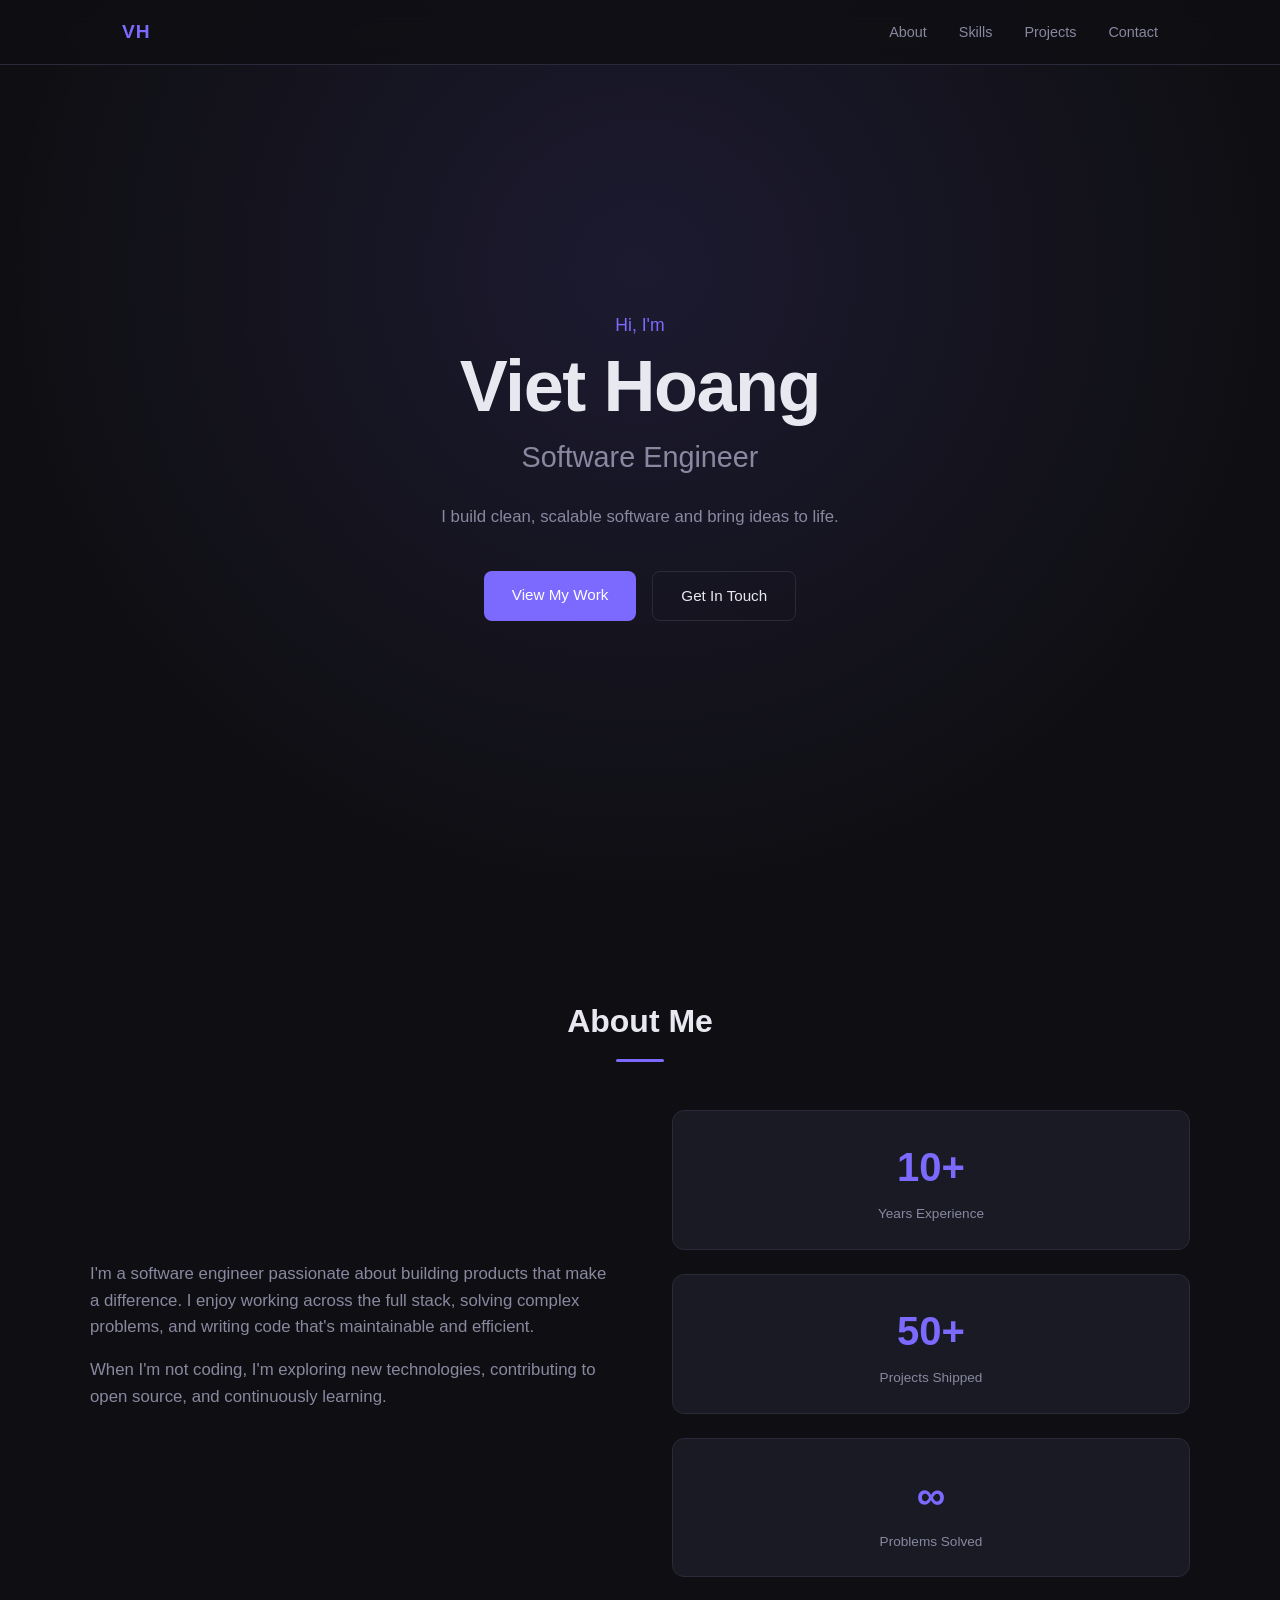
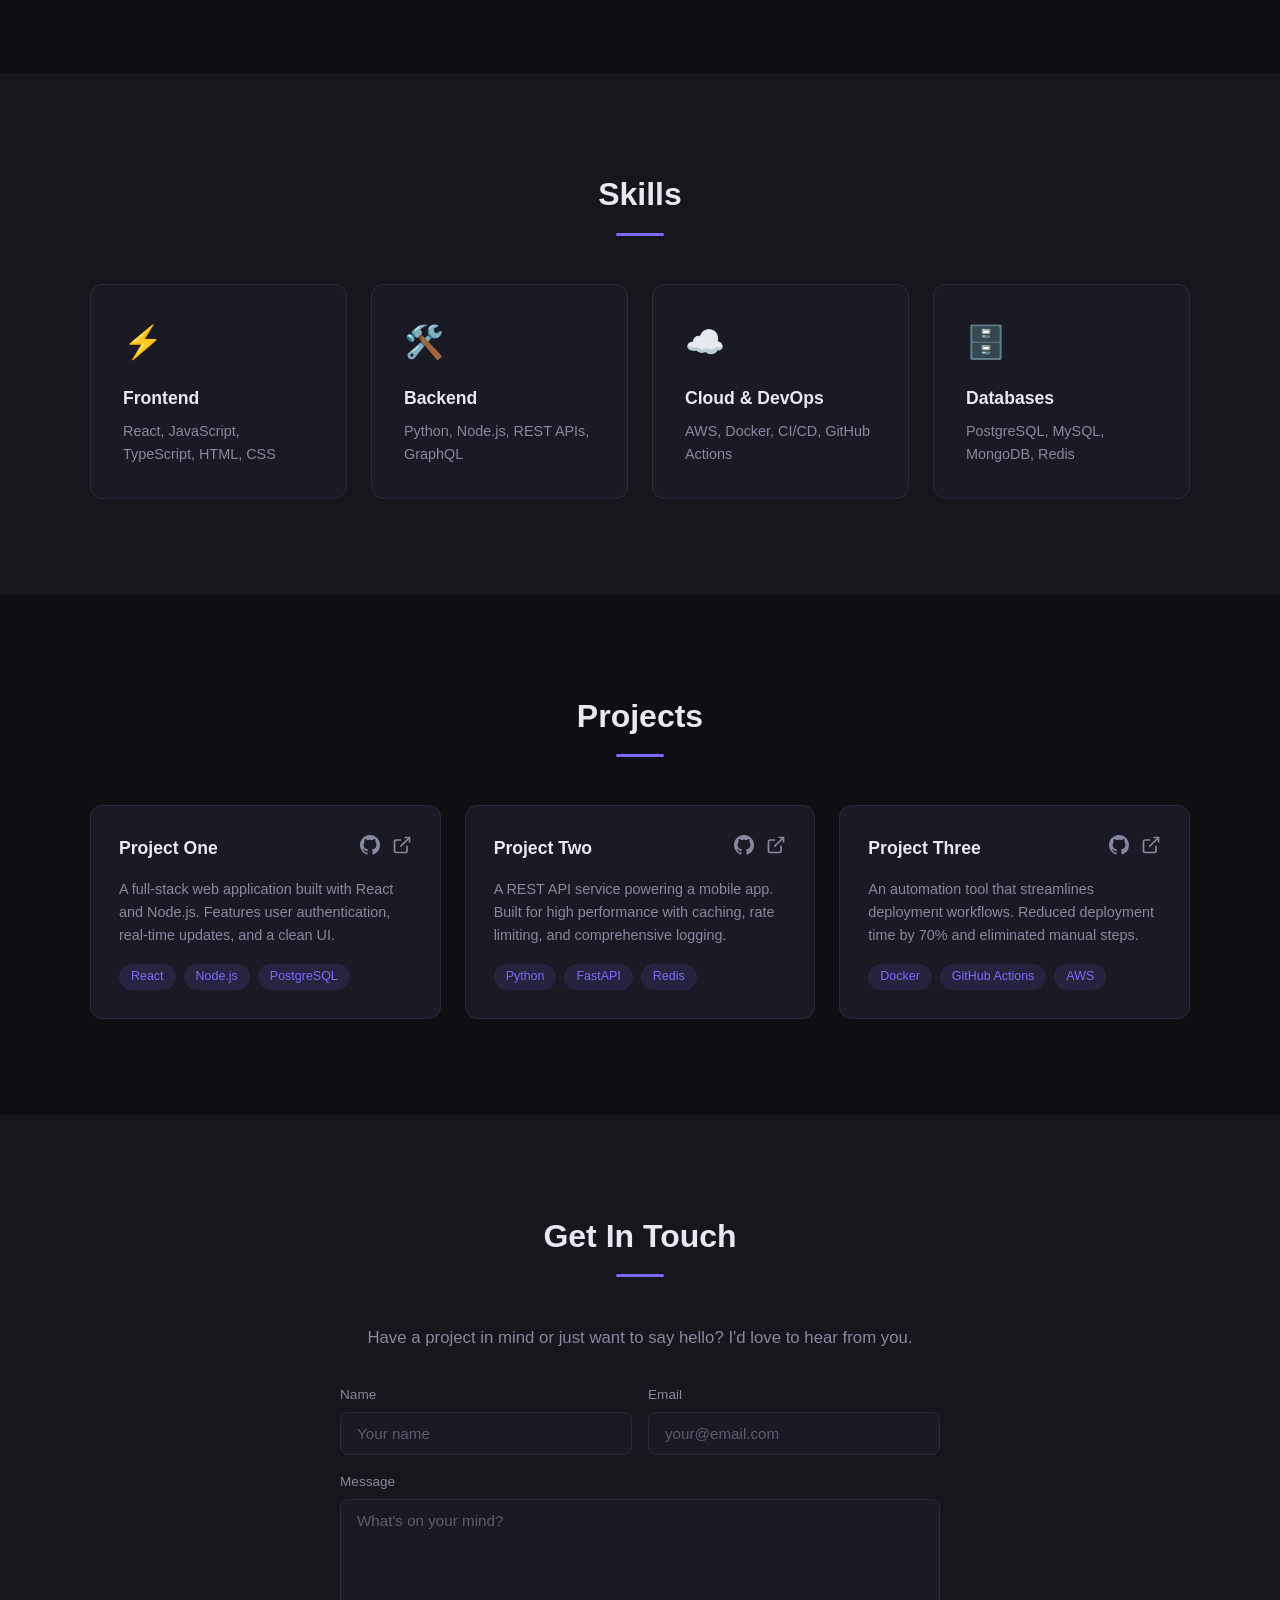
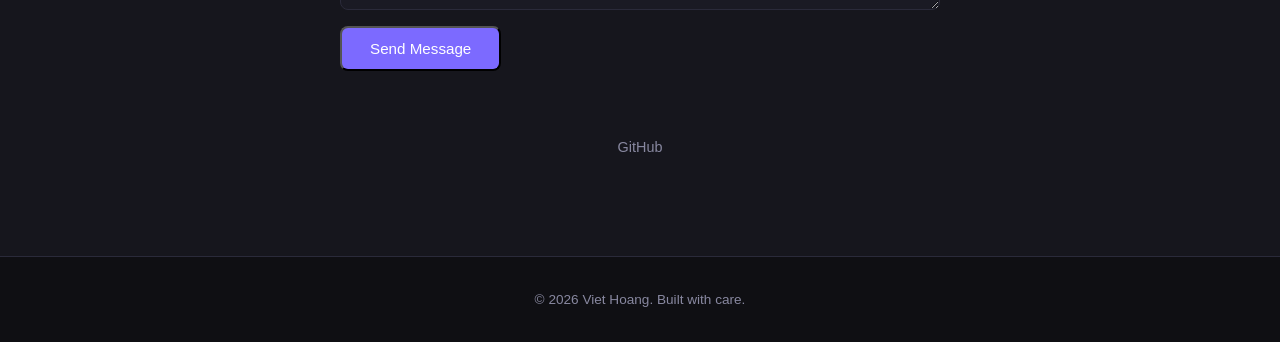
<file: index.html>
<!DOCTYPE html>
<html lang="en">
<head>
  <meta charset="UTF-8" />
  <meta name="viewport" content="width=device-width, initial-scale=1.0" />
  <title>Viet Hoang — Software Engineer</title>
  <link rel="stylesheet" href="style.css" />
</head>
<body>
  <nav>
    <div class="nav-inner">
      <span class="logo">VH</span>
      <ul>
        <li><a href="#about">About</a></li>
        <li><a href="#skills">Skills</a></li>
        <li><a href="#projects">Projects</a></li>
        <li><a href="#contact">Contact</a></li>
      </ul>
    </div>
  </nav>

  <section class="hero">
    <div class="hero-content">
      <p class="greeting">Hi, I'm</p>
      <h1>Viet Hoang</h1>
      <h2>Software Engineer</h2>
      <p class="tagline">I build clean, scalable software and bring ideas to life.</p>
      <div class="hero-actions">
        <a href="#projects" class="btn btn-primary">View My Work</a>
        <a href="#contact" class="btn btn-secondary">Get In Touch</a>
      </div>
    </div>
  </section>

  <section id="about" class="section">
    <div class="container">
      <h3 class="section-title">About Me</h3>
      <div class="about-grid">
        <div class="about-text">
          <p>I'm a software engineer passionate about building products that make a difference. I enjoy working across the full stack, solving complex problems, and writing code that's maintainable and efficient.</p>
          <p>When I'm not coding, I'm exploring new technologies, contributing to open source, and continuously learning.</p>
        </div>
        <div class="about-stats">
          <div class="stat"><span class="stat-num">10+</span><span class="stat-label">Years Experience</span></div>
          <div class="stat"><span class="stat-num">50+</span><span class="stat-label">Projects Shipped</span></div>
          <div class="stat"><span class="stat-num">∞</span><span class="stat-label">Problems Solved</span></div>
        </div>
      </div>
    </div>
  </section>

  <section id="skills" class="section section-alt">
    <div class="container">
      <h3 class="section-title">Skills</h3>
      <div class="skills-grid">
        <div class="skill-card">
          <div class="skill-icon">⚡</div>
          <h4>Frontend</h4>
          <p>React, JavaScript, TypeScript, HTML, CSS</p>
        </div>
        <div class="skill-card">
          <div class="skill-icon">🛠️</div>
          <h4>Backend</h4>
          <p>Python, Node.js, REST APIs, GraphQL</p>
        </div>
        <div class="skill-card">
          <div class="skill-icon">☁️</div>
          <h4>Cloud & DevOps</h4>
          <p>AWS, Docker, CI/CD, GitHub Actions</p>
        </div>
        <div class="skill-card">
          <div class="skill-icon">🗄️</div>
          <h4>Databases</h4>
          <p>PostgreSQL, MySQL, MongoDB, Redis</p>
        </div>
      </div>
    </div>
  </section>

  <section id="projects" class="section">
    <div class="container">
      <h3 class="section-title">Projects</h3>
      <div class="projects-grid">
        <div class="project-card">
          <div class="project-header">
            <h4>Project One</h4>
            <div class="project-links">
              <a href="#" aria-label="GitHub">
                <svg viewBox="0 0 24 24" width="20" height="20" fill="currentColor"><path d="M12 0C5.37 0 0 5.37 0 12c0 5.31 3.435 9.795 8.205 11.385.6.105.825-.255.825-.57 0-.285-.015-1.23-.015-2.235-3.015.555-3.795-.735-4.035-1.41-.135-.345-.72-1.41-1.23-1.695-.42-.225-1.02-.78-.015-.795.945-.015 1.62.87 1.845 1.23 1.08 1.815 2.805 1.305 3.495.99.105-.78.42-1.305.765-1.605-2.67-.3-5.46-1.335-5.46-5.925 0-1.305.465-2.385 1.23-3.225-.12-.3-.54-1.53.12-3.18 0 0 1.005-.315 3.3 1.23.96-.27 1.98-.405 3-.405s2.04.135 3 .405c2.295-1.56 3.3-1.23 3.3-1.23.66 1.65.24 2.88.12 3.18.765.84 1.23 1.905 1.23 3.225 0 4.605-2.805 5.625-5.475 5.925.435.375.81 1.095.81 2.22 0 1.605-.015 2.895-.015 3.3 0 .315.225.69.825.57A12.02 12.02 0 0 0 24 12c0-6.63-5.37-12-12-12z"/></svg>
              </a>
              <a href="#" aria-label="Live demo">
                <svg viewBox="0 0 24 24" width="20" height="20" fill="none" stroke="currentColor" stroke-width="2"><path d="M18 13v6a2 2 0 0 1-2 2H5a2 2 0 0 1-2-2V8a2 2 0 0 1 2-2h6"/><polyline points="15 3 21 3 21 9"/><line x1="10" y1="14" x2="21" y2="3"/></svg>
              </a>
            </div>
          </div>
          <p>A full-stack web application built with React and Node.js. Features user authentication, real-time updates, and a clean UI.</p>
          <div class="project-tags"><span>React</span><span>Node.js</span><span>PostgreSQL</span></div>
        </div>
        <div class="project-card">
          <div class="project-header">
            <h4>Project Two</h4>
            <div class="project-links">
              <a href="#" aria-label="GitHub">
                <svg viewBox="0 0 24 24" width="20" height="20" fill="currentColor"><path d="M12 0C5.37 0 0 5.37 0 12c0 5.31 3.435 9.795 8.205 11.385.6.105.825-.255.825-.57 0-.285-.015-1.23-.015-2.235-3.015.555-3.795-.735-4.035-1.41-.135-.345-.72-1.41-1.23-1.695-.42-.225-1.02-.78-.015-.795.945-.015 1.62.87 1.845 1.23 1.08 1.815 2.805 1.305 3.495.99.105-.78.42-1.305.765-1.605-2.67-.3-5.46-1.335-5.46-5.925 0-1.305.465-2.385 1.23-3.225-.12-.3-.54-1.53.12-3.18 0 0 1.005-.315 3.3 1.23.96-.27 1.98-.405 3-.405s2.04.135 3 .405c2.295-1.56 3.3-1.23 3.3-1.23.66 1.65.24 2.88.12 3.18.765.84 1.23 1.905 1.23 3.225 0 4.605-2.805 5.625-5.475 5.925.435.375.81 1.095.81 2.22 0 1.605-.015 2.895-.015 3.3 0 .315.225.69.825.57A12.02 12.02 0 0 0 24 12c0-6.63-5.37-12-12-12z"/></svg>
              </a>
              <a href="#" aria-label="Live demo">
                <svg viewBox="0 0 24 24" width="20" height="20" fill="none" stroke="currentColor" stroke-width="2"><path d="M18 13v6a2 2 0 0 1-2 2H5a2 2 0 0 1-2-2V8a2 2 0 0 1 2-2h6"/><polyline points="15 3 21 3 21 9"/><line x1="10" y1="14" x2="21" y2="3"/></svg>
              </a>
            </div>
          </div>
          <p>A REST API service powering a mobile app. Built for high performance with caching, rate limiting, and comprehensive logging.</p>
          <div class="project-tags"><span>Python</span><span>FastAPI</span><span>Redis</span></div>
        </div>
        <div class="project-card">
          <div class="project-header">
            <h4>Project Three</h4>
            <div class="project-links">
              <a href="#" aria-label="GitHub">
                <svg viewBox="0 0 24 24" width="20" height="20" fill="currentColor"><path d="M12 0C5.37 0 0 5.37 0 12c0 5.31 3.435 9.795 8.205 11.385.6.105.825-.255.825-.57 0-.285-.015-1.23-.015-2.235-3.015.555-3.795-.735-4.035-1.41-.135-.345-.72-1.41-1.23-1.695-.42-.225-1.02-.78-.015-.795.945-.015 1.62.87 1.845 1.23 1.08 1.815 2.805 1.305 3.495.99.105-.78.42-1.305.765-1.605-2.67-.3-5.46-1.335-5.46-5.925 0-1.305.465-2.385 1.23-3.225-.12-.3-.54-1.53.12-3.18 0 0 1.005-.315 3.3 1.23.96-.27 1.98-.405 3-.405s2.04.135 3 .405c2.295-1.56 3.3-1.23 3.3-1.23.66 1.65.24 2.88.12 3.18.765.84 1.23 1.905 1.23 3.225 0 4.605-2.805 5.625-5.475 5.925.435.375.81 1.095.81 2.22 0 1.605-.015 2.895-.015 3.3 0 .315.225.69.825.57A12.02 12.02 0 0 0 24 12c0-6.63-5.37-12-12-12z"/></svg>
              </a>
              <a href="#" aria-label="Live demo">
                <svg viewBox="0 0 24 24" width="20" height="20" fill="none" stroke="currentColor" stroke-width="2"><path d="M18 13v6a2 2 0 0 1-2 2H5a2 2 0 0 1-2-2V8a2 2 0 0 1 2-2h6"/><polyline points="15 3 21 3 21 9"/><line x1="10" y1="14" x2="21" y2="3"/></svg>
              </a>
            </div>
          </div>
          <p>An automation tool that streamlines deployment workflows. Reduced deployment time by 70% and eliminated manual steps.</p>
          <div class="project-tags"><span>Docker</span><span>GitHub Actions</span><span>AWS</span></div>
        </div>
      </div>
    </div>
  </section>

  <section id="contact" class="section section-alt">
    <div class="container contact-container">
      <h3 class="section-title">Get In Touch</h3>
      <p class="contact-sub">Have a project in mind or just want to say hello? I'd love to hear from you.</p>
      <form id="contact-form" class="contact-form">
        <div class="form-row">
          <div class="form-group">
            <label for="name">Name</label>
            <input type="text" id="name" name="name" placeholder="Your name" required />
          </div>
          <div class="form-group">
            <label for="email">Email</label>
            <input type="email" id="email" name="email" placeholder="your@email.com" required />
          </div>
        </div>
        <div class="form-group">
          <label for="message">Message</label>
          <textarea id="message" name="message" rows="5" placeholder="What's on your mind?" required></textarea>
        </div>
        <button type="submit" class="btn btn-primary" id="submit-btn">Send Message</button>
        <p id="form-status" class="form-status"></p>
      </form>
      <div class="social-links">
        <a href="https://github.com/hoangv2" target="_blank" rel="noopener">GitHub</a>
      </div>
    </div>
  </section>

  <footer>
    <p>© 2026 Viet Hoang. Built with care.</p>
  </footer>

  <script src="script.js"></script>
</body>
</html>
</file>
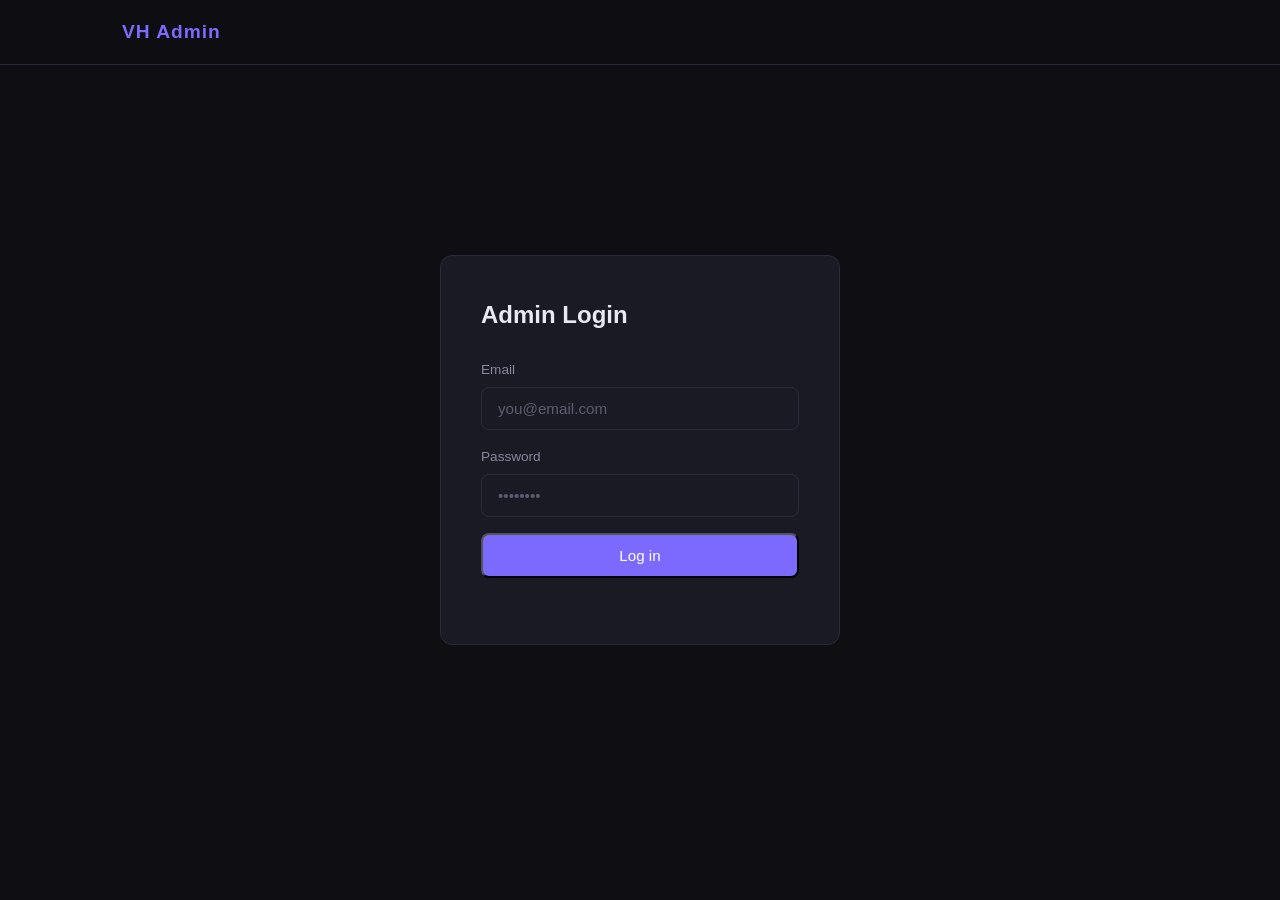
<file: admin.html>
<!DOCTYPE html>
<html lang="en">
<head>
  <meta charset="UTF-8" />
  <meta name="viewport" content="width=device-width, initial-scale=1.0" />
  <title>Admin — Messages</title>
  <link rel="stylesheet" href="style.css" />
  <style>
    .admin-wrap {
      min-height: 100vh;
      display: flex;
      align-items: center;
      justify-content: center;
      padding: 2rem;
    }
    .login-card {
      background: var(--card-bg);
      border: 1px solid var(--border);
      border-radius: var(--radius);
      padding: 2.5rem;
      width: 100%;
      max-width: 400px;
    }
    .login-card h2 { margin-bottom: 1.5rem; font-size: 1.5rem; }
    .admin-header {
      max-width: 1100px;
      margin: 100px auto 2rem;
      padding: 0 2rem;
      display: flex;
      justify-content: space-between;
      align-items: center;
    }
    .admin-header h2 { font-size: 1.5rem; }
    .messages-wrap {
      max-width: 1100px;
      margin: 0 auto;
      padding: 0 2rem 4rem;
      display: none;
    }
    .messages-wrap.visible { display: block; }
    .message-card {
      background: var(--card-bg);
      border: 1px solid var(--border);
      border-radius: var(--radius);
      padding: 1.5rem;
      margin-bottom: 1rem;
    }
    .message-meta {
      display: flex;
      justify-content: space-between;
      align-items: center;
      margin-bottom: 0.75rem;
      flex-wrap: wrap;
      gap: 0.5rem;
    }
    .message-sender { font-weight: 600; }
    .message-email { color: var(--accent); font-size: 0.85rem; }
    .message-date { color: var(--text-muted); font-size: 0.8rem; }
    .message-body { color: var(--text-muted); line-height: 1.6; }
    .empty-state { text-align: center; color: var(--text-muted); padding: 4rem 0; }
    #login-error { color: #f87171; font-size: 0.85rem; margin-top: 0.75rem; min-height: 1em; }
  </style>
</head>
<body>

  <nav>
    <div class="nav-inner">
      <span class="logo">VH Admin</span>
      <button id="logout-btn" class="btn btn-secondary" style="display:none;font-size:0.85rem;padding:0.4rem 1rem;">Log out</button>
    </div>
  </nav>

  <!-- Login -->
  <div class="admin-wrap" id="login-wrap">
    <div class="login-card">
      <h2>Admin Login</h2>
      <form id="login-form">
        <div class="form-group">
          <label for="admin-email">Email</label>
          <input type="email" id="admin-email" required placeholder="you@email.com" />
        </div>
        <div class="form-group">
          <label for="admin-password">Password</label>
          <input type="password" id="admin-password" required placeholder="••••••••" />
        </div>
        <button type="submit" class="btn btn-primary" id="login-btn" style="width:100%">Log in</button>
        <p id="login-error"></p>
      </form>
    </div>
  </div>

  <!-- Messages -->
  <div class="admin-header" id="admin-header" style="display:none">
    <h2>Messages</h2>
    <span id="message-count" style="color:var(--text-muted);font-size:0.9rem;"></span>
  </div>
  <div class="messages-wrap" id="messages-wrap"></div>

  <script src="admin.js"></script>
</body>
</html>
</file>
<file: style.css>
*, *::before, *::after { box-sizing: border-box; margin: 0; padding: 0; }

:root {
  --bg: #0f0f13;
  --bg-alt: #16161d;
  --text: #e8e8f0;
  --text-muted: #8888a0;
  --accent: #7c6aff;
  --accent-hover: #9b8dff;
  --border: #2a2a3a;
  --card-bg: #1a1a24;
  --radius: 12px;
}

html { scroll-behavior: smooth; }

body {
  font-family: -apple-system, BlinkMacSystemFont, 'Segoe UI', sans-serif;
  background: var(--bg);
  color: var(--text);
  line-height: 1.6;
}

/* NAV */
nav {
  position: fixed;
  top: 0; left: 0; right: 0;
  z-index: 100;
  background: rgba(15, 15, 19, 0.85);
  backdrop-filter: blur(12px);
  border-bottom: 1px solid var(--border);
}
.nav-inner {
  max-width: 1100px;
  margin: 0 auto;
  padding: 0 2rem;
  height: 64px;
  display: flex;
  align-items: center;
  justify-content: space-between;
}
.logo {
  font-weight: 700;
  font-size: 1.2rem;
  color: var(--accent);
  letter-spacing: 0.05em;
}
nav ul { list-style: none; display: flex; gap: 2rem; }
nav a {
  text-decoration: none;
  color: var(--text-muted);
  font-size: 0.9rem;
  transition: color 0.2s;
}
nav a:hover { color: var(--text); }

/* HERO */
.hero {
  min-height: 100vh;
  display: flex;
  align-items: center;
  justify-content: center;
  text-align: center;
  padding: 6rem 2rem 4rem;
  background: radial-gradient(ellipse at 50% 30%, rgba(124, 106, 255, 0.12) 0%, transparent 70%);
}
.hero-content { max-width: 700px; }
.greeting {
  color: var(--accent);
  font-size: 1.1rem;
  font-weight: 500;
  margin-bottom: 0.5rem;
  opacity: 0;
  animation: fadeUp 0.6s ease forwards 0.1s;
}
.hero h1 {
  font-size: clamp(2.5rem, 6vw, 4.5rem);
  font-weight: 800;
  letter-spacing: -0.02em;
  line-height: 1.1;
  opacity: 0;
  animation: fadeUp 0.6s ease forwards 0.25s;
}
.hero h2 {
  font-size: clamp(1.2rem, 3vw, 1.8rem);
  font-weight: 400;
  color: var(--text-muted);
  margin-top: 0.5rem;
  opacity: 0;
  animation: fadeUp 0.6s ease forwards 0.4s;
}
.tagline {
  margin-top: 1.5rem;
  color: var(--text-muted);
  font-size: 1.05rem;
  opacity: 0;
  animation: fadeUp 0.6s ease forwards 0.55s;
}
.hero-actions {
  margin-top: 2.5rem;
  display: flex;
  gap: 1rem;
  justify-content: center;
  flex-wrap: wrap;
  opacity: 0;
  animation: fadeUp 0.6s ease forwards 0.7s;
}

/* BUTTONS */
.btn {
  display: inline-block;
  padding: 0.75rem 1.75rem;
  border-radius: 8px;
  font-size: 0.95rem;
  font-weight: 500;
  text-decoration: none;
  transition: all 0.2s;
  cursor: pointer;
}
.btn-primary {
  background: var(--accent);
  color: #fff;
}
.btn-primary:hover { background: var(--accent-hover); transform: translateY(-1px); }
.btn-secondary {
  border: 1px solid var(--border);
  color: var(--text);
  background: transparent;
}
.btn-secondary:hover { border-color: var(--accent); color: var(--accent); transform: translateY(-1px); }

/* SECTIONS */
.section { padding: 6rem 2rem; }
.section-alt { background: var(--bg-alt); }
.container { max-width: 1100px; margin: 0 auto; }
.section-title {
  font-size: 2rem;
  font-weight: 700;
  margin-bottom: 3rem;
  text-align: center;
  position: relative;
}
.section-title::after {
  content: '';
  display: block;
  width: 48px;
  height: 3px;
  background: var(--accent);
  margin: 0.75rem auto 0;
  border-radius: 2px;
}

/* ABOUT */
.about-grid {
  display: grid;
  grid-template-columns: 1fr 1fr;
  gap: 4rem;
  align-items: center;
}
.about-text p { color: var(--text-muted); margin-bottom: 1rem; font-size: 1.05rem; }
.about-stats { display: flex; flex-direction: column; gap: 1.5rem; }
.stat { text-align: center; padding: 1.5rem; background: var(--card-bg); border-radius: var(--radius); border: 1px solid var(--border); }
.stat-num { display: block; font-size: 2.5rem; font-weight: 800; color: var(--accent); }
.stat-label { font-size: 0.85rem; color: var(--text-muted); margin-top: 0.25rem; display: block; }

/* SKILLS */
.skills-grid {
  display: grid;
  grid-template-columns: repeat(auto-fit, minmax(220px, 1fr));
  gap: 1.5rem;
}
.skill-card {
  background: var(--card-bg);
  border: 1px solid var(--border);
  border-radius: var(--radius);
  padding: 2rem;
  transition: border-color 0.2s, transform 0.2s;
}
.skill-card:hover { border-color: var(--accent); transform: translateY(-4px); }
.skill-icon { font-size: 2rem; margin-bottom: 1rem; }
.skill-card h4 { font-size: 1.1rem; margin-bottom: 0.5rem; }
.skill-card p { color: var(--text-muted); font-size: 0.9rem; }

/* PROJECTS */
.projects-grid {
  display: grid;
  grid-template-columns: repeat(auto-fit, minmax(300px, 1fr));
  gap: 1.5rem;
}
.project-card {
  background: var(--card-bg);
  border: 1px solid var(--border);
  border-radius: var(--radius);
  padding: 1.75rem;
  display: flex;
  flex-direction: column;
  gap: 1rem;
  transition: border-color 0.2s, transform 0.2s;
}
.project-card:hover { border-color: var(--accent); transform: translateY(-4px); }
.project-header { display: flex; justify-content: space-between; align-items: center; }
.project-header h4 { font-size: 1.1rem; }
.project-links { display: flex; gap: 0.75rem; }
.project-links a { color: var(--text-muted); transition: color 0.2s; }
.project-links a:hover { color: var(--text); }
.project-card p { color: var(--text-muted); font-size: 0.9rem; flex: 1; }
.project-tags { display: flex; flex-wrap: wrap; gap: 0.5rem; }
.project-tags span {
  background: rgba(124, 106, 255, 0.12);
  color: var(--accent);
  padding: 0.2rem 0.75rem;
  border-radius: 20px;
  font-size: 0.78rem;
  font-weight: 500;
}

/* CONTACT */
.contact-container { text-align: center; }
.contact-sub { color: var(--text-muted); margin-bottom: 2rem; font-size: 1.05rem; }
.social-links { margin-top: 1.5rem; display: flex; justify-content: center; gap: 1.5rem; }
.social-links a { color: var(--text-muted); text-decoration: none; font-size: 0.9rem; transition: color 0.2s; }
.social-links a:hover { color: var(--accent); }

/* CONTACT FORM */
.contact-form {
  max-width: 600px;
  margin: 0 auto 2rem;
  text-align: left;
}
.form-row {
  display: grid;
  grid-template-columns: 1fr 1fr;
  gap: 1rem;
}
.form-group {
  display: flex;
  flex-direction: column;
  gap: 0.4rem;
  margin-bottom: 1rem;
}
.form-group label {
  font-size: 0.85rem;
  color: var(--text-muted);
  font-weight: 500;
}
.form-group input,
.form-group textarea {
  background: var(--card-bg);
  border: 1px solid var(--border);
  border-radius: 8px;
  padding: 0.75rem 1rem;
  color: var(--text);
  font-size: 0.95rem;
  font-family: inherit;
  transition: border-color 0.2s;
  resize: vertical;
}
.form-group input:focus,
.form-group textarea:focus {
  outline: none;
  border-color: var(--accent);
}
.form-group input::placeholder,
.form-group textarea::placeholder { color: var(--text-muted); opacity: 0.6; }
.form-status {
  margin-top: 1rem;
  font-size: 0.9rem;
  min-height: 1.2em;
  text-align: center;
}
.form-status.success { color: #4ade80; }
.form-status.error { color: #f87171; }
.form-success {
  text-align: center;
  padding: 3rem 2rem;
  background: var(--card-bg);
  border: 1px solid var(--border);
  border-radius: var(--radius);
  max-width: 600px;
  margin: 0 auto 2rem;
}
.form-success-icon {
  width: 56px;
  height: 56px;
  background: rgba(74, 222, 128, 0.15);
  color: #4ade80;
  border-radius: 50%;
  display: flex;
  align-items: center;
  justify-content: center;
  font-size: 1.5rem;
  margin: 0 auto 1rem;
}
.form-success h4 { font-size: 1.3rem; margin-bottom: 0.5rem; }
.form-success p { color: var(--text-muted); }
@media (max-width: 600px) {
  .form-row { grid-template-columns: 1fr; }
}

/* FOOTER */
footer {
  text-align: center;
  padding: 2rem;
  color: var(--text-muted);
  font-size: 0.85rem;
  border-top: 1px solid var(--border);
}

/* ANIMATIONS */
@keyframes fadeUp {
  from { opacity: 0; transform: translateY(20px); }
  to   { opacity: 1; transform: translateY(0); }
}
.fade-up {
  opacity: 0;
  transform: translateY(24px);
  transition: opacity 0.6s ease, transform 0.6s ease;
}
.fade-up.visible { opacity: 1; transform: translateY(0); }

/* RESPONSIVE */
@media (max-width: 768px) {
  nav ul { gap: 1rem; }
  .about-grid { grid-template-columns: 1fr; gap: 2rem; }
  .about-stats { flex-direction: row; }
  .hero-actions { flex-direction: column; align-items: center; }
}
@media (max-width: 480px) {
  nav ul { display: none; }
  .about-stats { flex-direction: column; }
}
</file>
